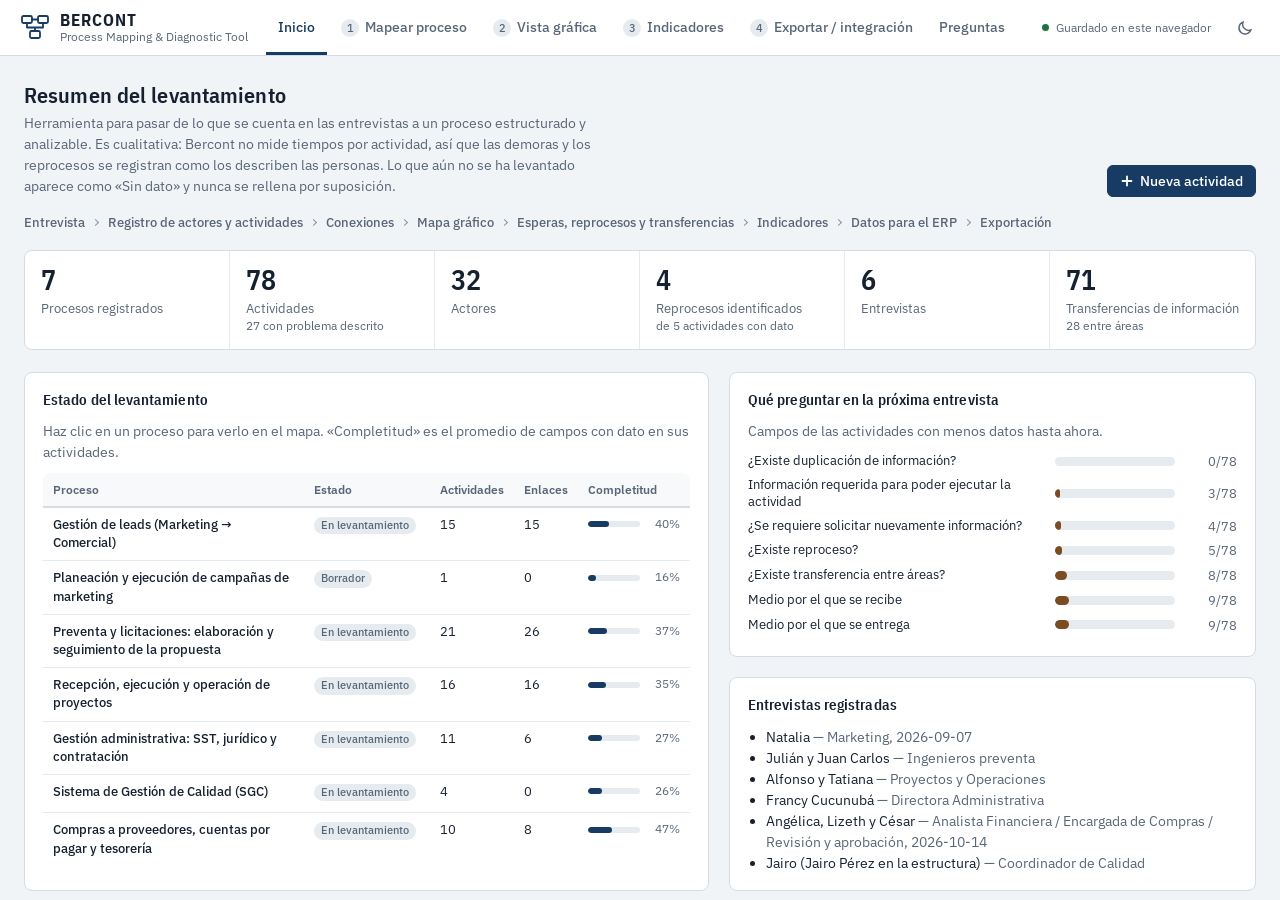
<file: index.html>
<!DOCTYPE html>
<html lang="es">
<head>
<meta charset="utf-8">
<meta name="viewport" content="width=device-width, initial-scale=1, viewport-fit=cover">
<title>Inicio — BERCONT</title>
<link rel="preconnect" href="https://fonts.googleapis.com">
<link rel="preconnect" href="https://fonts.gstatic.com" crossorigin>
<link rel="stylesheet" href="https://fonts.googleapis.com/css2?family=IBM+Plex+Sans:wght@400;500;600&family=IBM+Plex+Sans+Condensed:wght@500;600&display=swap">

<!-- Estilos (el orden importa: responsive.css va al final) -->
<link rel="stylesheet" href="css/tema.css">
<link rel="stylesheet" href="css/base.css">
<link rel="stylesheet" href="css/componentes.css">
<link rel="stylesheet" href="css/inicio.css">
<link rel="stylesheet" href="css/formularios.css">
<link rel="stylesheet" href="css/indicadores.css">
<link rel="stylesheet" href="css/grafica.css">
<link rel="stylesheet" href="css/exportar.css">
<link rel="stylesheet" href="css/responsive.css">
</head>
<body data-page="inicio">
<div id="app">
  <header class="top">
    <div class="brand">
      <svg width="30" height="30" viewBox="0 0 30 30" fill="none" stroke="currentColor" stroke-width="1.8" aria-hidden="true"><rect x="2" y="4" width="10" height="7" rx="1.5"/><rect x="18" y="4" width="10" height="7" rx="1.5"/><rect x="10" y="19" width="10" height="7" rx="1.5"/><path d="M12 7.5h6M23 11v4.5H15V19M7 11v4.5h8" stroke-linecap="round" stroke-linejoin="round"/></svg>
      <div><b>BERCONT</b><small>Process Mapping &amp; Diagnostic Tool</small></div>
    </div>
    <nav class="tabs" id="tabs" aria-label="Módulos"></nav>
    <div class="grow"></div>
    <span id="savestate" class="savestate"></span>
    <button class="btn ghost sm" id="themeBtn" type="button" title="Cambiar tema">Tema</button>
  </header>
  <main id="main" tabindex="-1"></main>
</div>
<div id="toast" role="status" aria-live="polite"></div>

<!-- Núcleo común a todas las páginas -->
<script src="js/utilidades.js"></script>
<script src="js/esquema.js"></script>
<script src="js/db.js"></script>
<script src="js/semilla.js"></script>
<script src="js/ui-estado.js"></script>
<script src="js/dialogos.js"></script>
<script src="js/listas.js"></script>
<script src="js/archivos.js"></script>
<script src="js/router.js"></script>
<script src="js/acciones.js"></script>

<!-- Propio de esta página -->
<!-- Inicio usa estadísticas de indicadores y el tipo de compuerta del modelo BPMN -->
<script src="js/indicadores-calculo.js"></script>
<script src="js/grafica/modelo.js"></script>
<script src="js/vistas/inicio.js"></script>

<!-- Arranque (siempre al final) -->
<script src="js/main.js"></script>
</body>
</html>
</file>
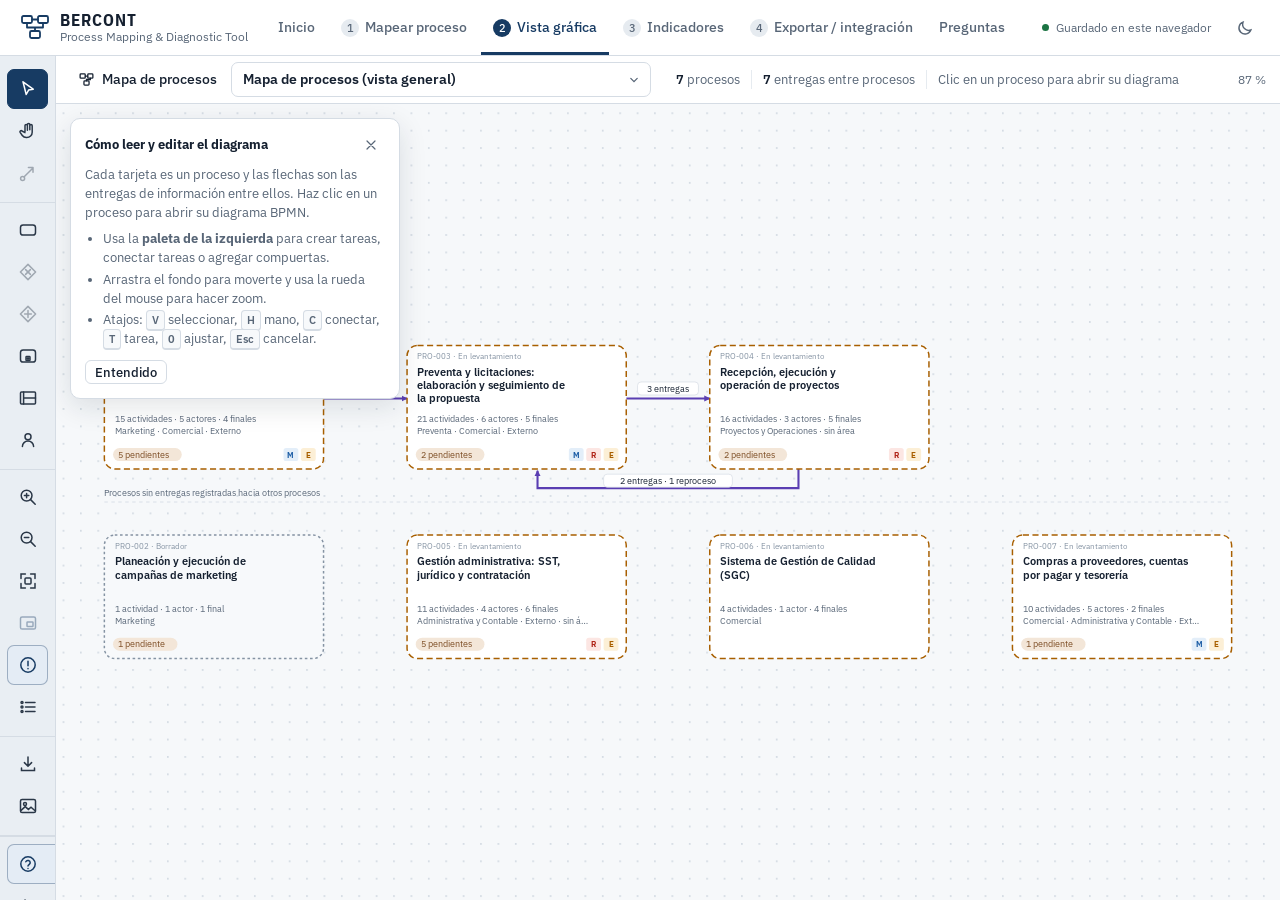
<file: grafica.html>
<!DOCTYPE html>
<html lang="es">
<head>
<meta charset="utf-8">
<meta name="viewport" content="width=device-width, initial-scale=1, viewport-fit=cover">
<title>Vista gráfica — BERCONT</title>
<link rel="preconnect" href="https://fonts.googleapis.com">
<link rel="preconnect" href="https://fonts.gstatic.com" crossorigin>
<link rel="stylesheet" href="https://fonts.googleapis.com/css2?family=IBM+Plex+Sans:wght@400;500;600&family=IBM+Plex+Sans+Condensed:wght@500;600&display=swap">

<!-- Estilos (el orden importa: responsive.css va al final) -->
<link rel="stylesheet" href="css/tema.css">
<link rel="stylesheet" href="css/base.css">
<link rel="stylesheet" href="css/componentes.css">
<link rel="stylesheet" href="css/inicio.css">
<link rel="stylesheet" href="css/formularios.css">
<link rel="stylesheet" href="css/indicadores.css">
<link rel="stylesheet" href="css/grafica.css">
<link rel="stylesheet" href="css/exportar.css">
<link rel="stylesheet" href="css/responsive.css">
</head>
<body data-page="grafica">
<div id="app">
  <header class="top">
    <div class="brand">
      <svg width="30" height="30" viewBox="0 0 30 30" fill="none" stroke="currentColor" stroke-width="1.8" aria-hidden="true"><rect x="2" y="4" width="10" height="7" rx="1.5"/><rect x="18" y="4" width="10" height="7" rx="1.5"/><rect x="10" y="19" width="10" height="7" rx="1.5"/><path d="M12 7.5h6M23 11v4.5H15V19M7 11v4.5h8" stroke-linecap="round" stroke-linejoin="round"/></svg>
      <div><b>BERCONT</b><small>Process Mapping &amp; Diagnostic Tool</small></div>
    </div>
    <nav class="tabs" id="tabs" aria-label="Módulos"></nav>
    <div class="grow"></div>
    <span id="savestate" class="savestate"></span>
    <button class="btn ghost sm" id="themeBtn" type="button" title="Cambiar tema">Tema</button>
  </header>
  <main id="main" tabindex="-1"></main>
</div>
<div id="toast" role="status" aria-live="polite"></div>

<!-- Núcleo común a todas las páginas -->
<script src="js/utilidades.js"></script>
<script src="js/esquema.js"></script>
<script src="js/db.js"></script>
<script src="js/semilla.js"></script>
<script src="js/ui-estado.js"></script>
<script src="js/dialogos.js"></script>
<script src="js/listas.js"></script>
<script src="js/archivos.js"></script>
<script src="js/router.js"></script>
<script src="js/acciones.js"></script>

<!-- Propio de esta página -->
<!-- Diagrama BPMN -->
<script src="js/indicadores-calculo.js"></script>
<script src="js/grafica/modelo.js"></script>
<script src="js/grafica/dibujo.js"></script>
<script src="js/grafica/interaccion.js"></script>
<script src="js/grafica/mapa-procesos.js"></script>
<script src="js/grafica/minimapa.js"></script>
<script src="js/grafica/paleta.js"></script>
<script src="js/grafica/exportar-imagen.js"></script>
<script src="js/vistas/grafica.js"></script>

<!-- Arranque (siempre al final) -->
<script src="js/main.js"></script>
</body>
</html>
</file>
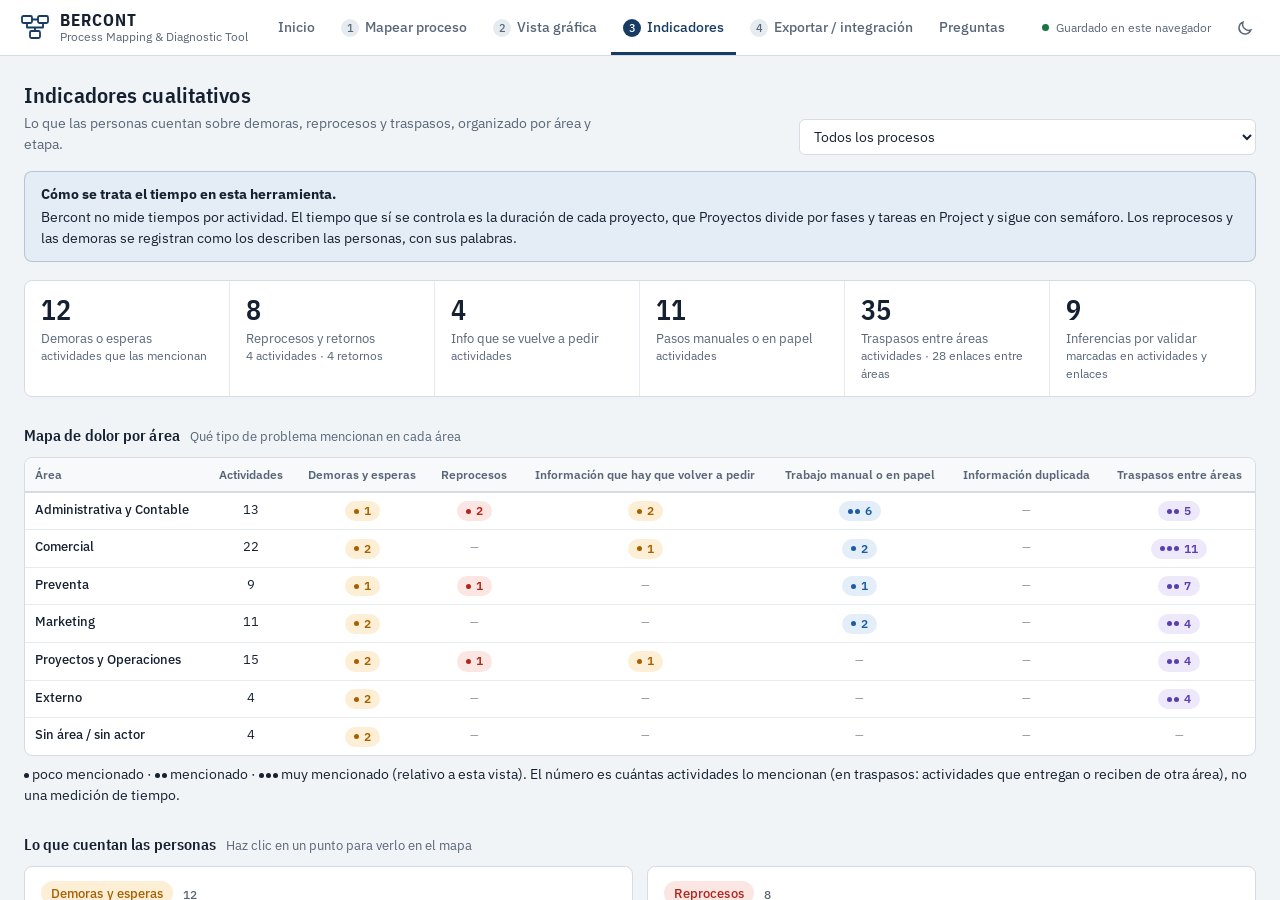
<file: indicadores.html>
<!DOCTYPE html>
<html lang="es">
<head>
<meta charset="utf-8">
<meta name="viewport" content="width=device-width, initial-scale=1, viewport-fit=cover">
<title>Indicadores — BERCONT</title>
<link rel="preconnect" href="https://fonts.googleapis.com">
<link rel="preconnect" href="https://fonts.gstatic.com" crossorigin>
<link rel="stylesheet" href="https://fonts.googleapis.com/css2?family=IBM+Plex+Sans:wght@400;500;600&family=IBM+Plex+Sans+Condensed:wght@500;600&display=swap">

<!-- Estilos (el orden importa: responsive.css va al final) -->
<link rel="stylesheet" href="css/tema.css">
<link rel="stylesheet" href="css/base.css">
<link rel="stylesheet" href="css/componentes.css">
<link rel="stylesheet" href="css/inicio.css">
<link rel="stylesheet" href="css/formularios.css">
<link rel="stylesheet" href="css/indicadores.css">
<link rel="stylesheet" href="css/grafica.css">
<link rel="stylesheet" href="css/exportar.css">
<link rel="stylesheet" href="css/responsive.css">
</head>
<body data-page="indicadores">
<div id="app">
  <header class="top">
    <div class="brand">
      <svg width="30" height="30" viewBox="0 0 30 30" fill="none" stroke="currentColor" stroke-width="1.8" aria-hidden="true"><rect x="2" y="4" width="10" height="7" rx="1.5"/><rect x="18" y="4" width="10" height="7" rx="1.5"/><rect x="10" y="19" width="10" height="7" rx="1.5"/><path d="M12 7.5h6M23 11v4.5H15V19M7 11v4.5h8" stroke-linecap="round" stroke-linejoin="round"/></svg>
      <div><b>BERCONT</b><small>Process Mapping &amp; Diagnostic Tool</small></div>
    </div>
    <nav class="tabs" id="tabs" aria-label="Módulos"></nav>
    <div class="grow"></div>
    <span id="savestate" class="savestate"></span>
    <button class="btn ghost sm" id="themeBtn" type="button" title="Cambiar tema">Tema</button>
  </header>
  <main id="main" tabindex="-1"></main>
</div>
<div id="toast" role="status" aria-live="polite"></div>

<!-- Núcleo común a todas las páginas -->
<script src="js/utilidades.js"></script>
<script src="js/esquema.js"></script>
<script src="js/db.js"></script>
<script src="js/semilla.js"></script>
<script src="js/ui-estado.js"></script>
<script src="js/dialogos.js"></script>
<script src="js/listas.js"></script>
<script src="js/archivos.js"></script>
<script src="js/router.js"></script>
<script src="js/acciones.js"></script>

<!-- Propio de esta página -->
<script src="js/indicadores-calculo.js"></script>
<script src="js/vistas/indicadores.js"></script>

<!-- Arranque (siempre al final) -->
<script src="js/main.js"></script>
</body>
</html>
</file>
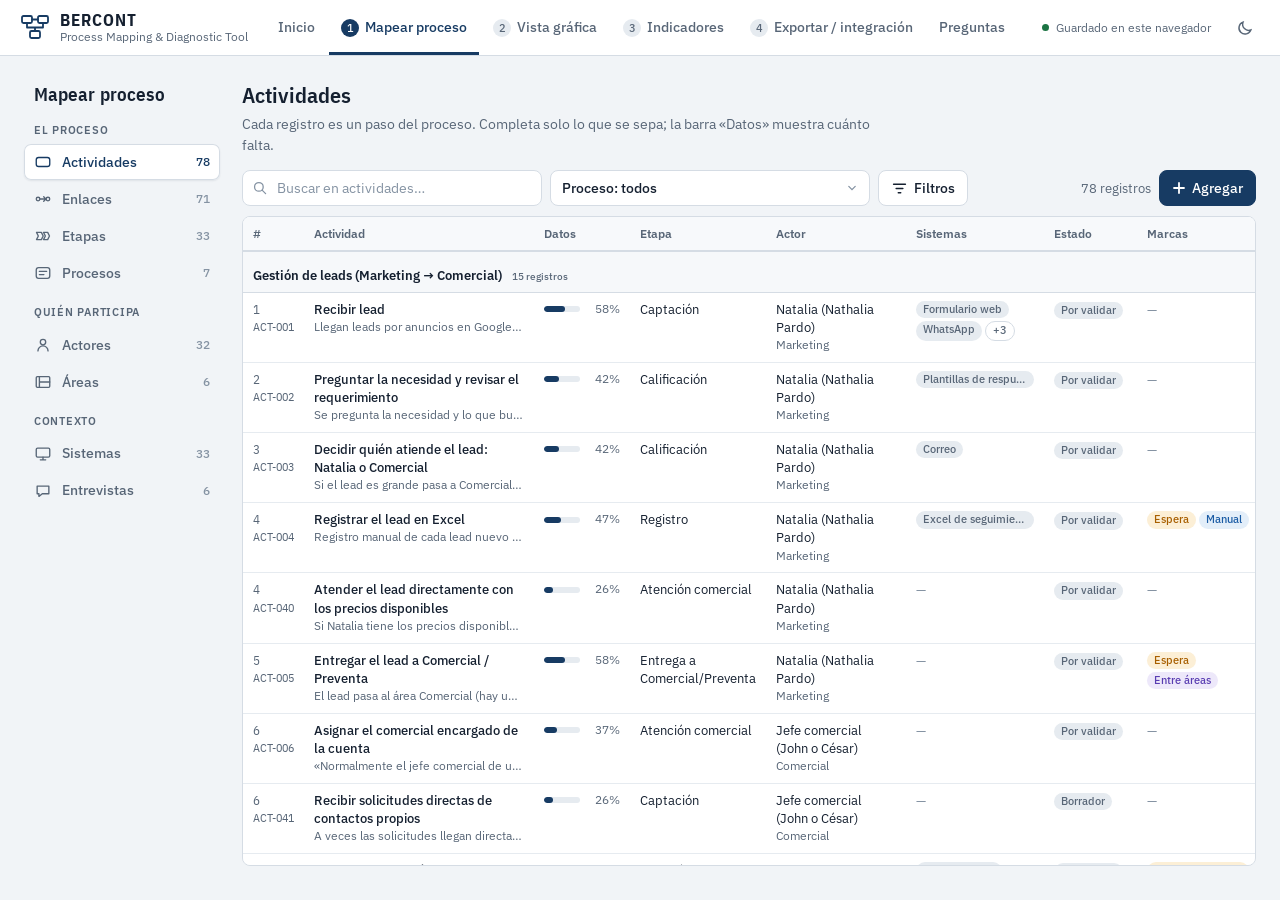
<file: mapear.html>
<!DOCTYPE html>
<html lang="es">
<head>
<meta charset="utf-8">
<meta name="viewport" content="width=device-width, initial-scale=1, viewport-fit=cover">
<title>Mapear proceso — BERCONT</title>
<link rel="preconnect" href="https://fonts.googleapis.com">
<link rel="preconnect" href="https://fonts.gstatic.com" crossorigin>
<link rel="stylesheet" href="https://fonts.googleapis.com/css2?family=IBM+Plex+Sans:wght@400;500;600&family=IBM+Plex+Sans+Condensed:wght@500;600&display=swap">

<!-- Estilos (el orden importa: responsive.css va al final) -->
<link rel="stylesheet" href="css/tema.css">
<link rel="stylesheet" href="css/base.css">
<link rel="stylesheet" href="css/componentes.css">
<link rel="stylesheet" href="css/inicio.css">
<link rel="stylesheet" href="css/formularios.css">
<link rel="stylesheet" href="css/indicadores.css">
<link rel="stylesheet" href="css/grafica.css">
<link rel="stylesheet" href="css/exportar.css">
<link rel="stylesheet" href="css/responsive.css">
</head>
<body data-page="mapear">
<div id="app">
  <header class="top">
    <div class="brand">
      <svg width="30" height="30" viewBox="0 0 30 30" fill="none" stroke="currentColor" stroke-width="1.8" aria-hidden="true"><rect x="2" y="4" width="10" height="7" rx="1.5"/><rect x="18" y="4" width="10" height="7" rx="1.5"/><rect x="10" y="19" width="10" height="7" rx="1.5"/><path d="M12 7.5h6M23 11v4.5H15V19M7 11v4.5h8" stroke-linecap="round" stroke-linejoin="round"/></svg>
      <div><b>BERCONT</b><small>Process Mapping &amp; Diagnostic Tool</small></div>
    </div>
    <nav class="tabs" id="tabs" aria-label="Módulos"></nav>
    <div class="grow"></div>
    <span id="savestate" class="savestate"></span>
    <button class="btn ghost sm" id="themeBtn" type="button" title="Cambiar tema">Tema</button>
  </header>
  <main id="main" tabindex="-1"></main>
</div>
<div id="toast" role="status" aria-live="polite"></div>

<!-- Núcleo común a todas las páginas -->
<script src="js/utilidades.js"></script>
<script src="js/esquema.js"></script>
<script src="js/db.js"></script>
<script src="js/semilla.js"></script>
<script src="js/ui-estado.js"></script>
<script src="js/dialogos.js"></script>
<script src="js/listas.js"></script>
<script src="js/archivos.js"></script>
<script src="js/router.js"></script>
<script src="js/acciones.js"></script>

<!-- Propio de esta página -->
<script src="js/vistas/mapear.js"></script>

<!-- Arranque (siempre al final) -->
<script src="js/main.js"></script>
</body>
</html>
</file>
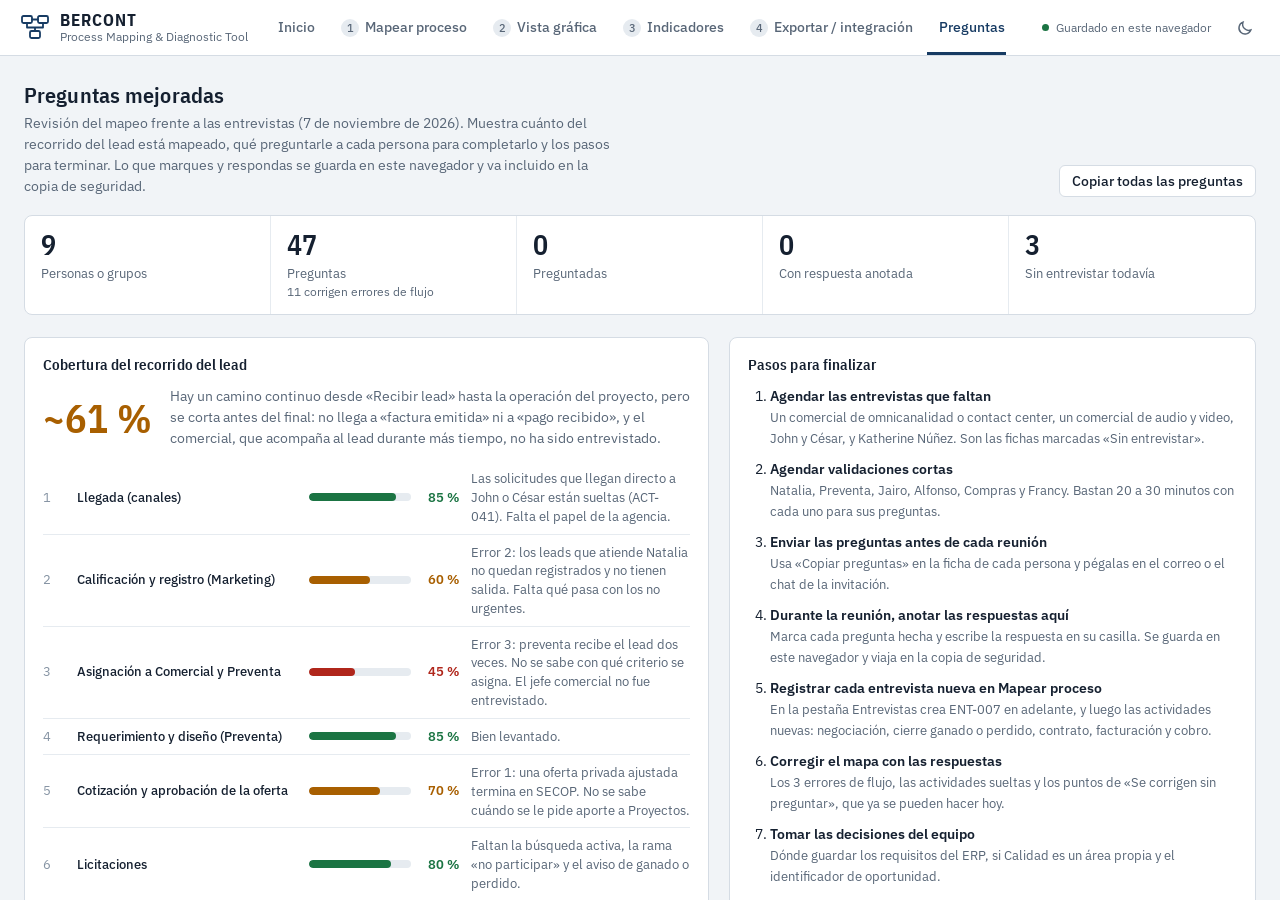
<file: preguntas.html>
<!DOCTYPE html>
<html lang="es">
<head>
<meta charset="utf-8">
<meta name="viewport" content="width=device-width, initial-scale=1, viewport-fit=cover">
<title>Preguntas mejoradas — BERCONT</title>
<link rel="preconnect" href="https://fonts.googleapis.com">
<link rel="preconnect" href="https://fonts.gstatic.com" crossorigin>
<link rel="stylesheet" href="https://fonts.googleapis.com/css2?family=IBM+Plex+Sans:wght@400;500;600&family=IBM+Plex+Sans+Condensed:wght@500;600&display=swap">

<!-- Estilos (el orden importa: responsive.css va al final) -->
<link rel="stylesheet" href="css/tema.css">
<link rel="stylesheet" href="css/base.css">
<link rel="stylesheet" href="css/componentes.css">
<link rel="stylesheet" href="css/inicio.css">
<link rel="stylesheet" href="css/formularios.css">
<link rel="stylesheet" href="css/indicadores.css">
<link rel="stylesheet" href="css/grafica.css">
<link rel="stylesheet" href="css/exportar.css">
<link rel="stylesheet" href="css/responsive.css">
<link rel="stylesheet" href="css/preguntas.css">
</head>
<body data-page="preguntas">
<div id="app">
  <header class="top">
    <div class="brand">
      <svg width="30" height="30" viewBox="0 0 30 30" fill="none" stroke="currentColor" stroke-width="1.8" aria-hidden="true"><rect x="2" y="4" width="10" height="7" rx="1.5"/><rect x="18" y="4" width="10" height="7" rx="1.5"/><rect x="10" y="19" width="10" height="7" rx="1.5"/><path d="M12 7.5h6M23 11v4.5H15V19M7 11v4.5h8" stroke-linecap="round" stroke-linejoin="round"/></svg>
      <div><b>BERCONT</b><small>Process Mapping &amp; Diagnostic Tool</small></div>
    </div>
    <nav class="tabs" id="tabs" aria-label="Módulos"></nav>
    <div class="grow"></div>
    <span id="savestate" class="savestate"></span>
    <button class="btn ghost sm" id="themeBtn" type="button" title="Cambiar tema">Tema</button>
  </header>
  <main id="main" tabindex="-1"></main>
</div>
<div id="toast" role="status" aria-live="polite"></div>

<!-- Núcleo común a todas las páginas -->
<script src="js/utilidades.js"></script>
<script src="js/esquema.js"></script>
<script src="js/db.js"></script>
<script src="js/semilla.js"></script>
<script src="js/ui-estado.js"></script>
<script src="js/dialogos.js"></script>
<script src="js/listas.js"></script>
<script src="js/archivos.js"></script>
<script src="js/router.js"></script>
<script src="js/acciones.js"></script>

<!-- Propio de esta página -->
<script src="js/preguntas-datos.js"></script>
<script src="js/vistas/preguntas.js"></script>

<!-- Arranque (siempre al final) -->
<script src="js/main.js"></script>
</body>
</html>
</file>
<file: css/tema.css>
/* Tema: variables de color (claro / oscuro) */
:root{
  --bg:#F1F4F7; --surface:#FFFFFF; --surface2:#F7F9FB; --ink:#152030; --muted:#586677; --dim:#8593A3;
  --line:#D5DCE4; --line2:#E6EBF0; --brand:#173B63; --brand-ink:#FFFFFF; --brand-soft:#E4ECF5; --focus:#2F6FE0;
  --wait:#A85F00; --wait-bg:#FCEFD6; --rework:#B0261B; --rework-bg:#FCE6E3; --xfer:#5A3EB2; --xfer-bg:#EDE8FA;
  --manual:#1B5CA5; --manual-bg:#E3EEF9; --ok:#1B7443; --ok-bg:#E1F3E8; --edge:#7C8998;
  box-sizing:border-box; padding-top:env(safe-area-inset-top,0px); padding-bottom:env(safe-area-inset-bottom,0px);
  color-scheme:light; accent-color:var(--brand);
}
@media (prefers-color-scheme: dark){
  :root:not([data-theme="light"]){
    --bg:#0F151C; --surface:#16202A; --surface2:#1B2733; --ink:#E5EAF0; --muted:#9AA7B5; --dim:#6F7E8E;
    --line:#2B3947; --line2:#223040; --brand:#6BA6E6; --brand-ink:#08121C; --brand-soft:#1B2E44; --focus:#6EA0FF;
    --wait:#F0B455; --wait-bg:#3A2D13; --rework:#FF8B7E; --rework-bg:#3B1E1B; --xfer:#B9A2FF; --xfer-bg:#2A2349;
    --manual:#82B9F2; --manual-bg:#173250; --ok:#72D19C; --ok-bg:#163629; --edge:#7E8D9D;
    color-scheme:dark;
  }
}
:root[data-theme="dark"]{
  --bg:#0F151C; --surface:#16202A; --surface2:#1B2733; --ink:#E5EAF0; --muted:#9AA7B5; --dim:#6F7E8E;
  --line:#2B3947; --line2:#223040; --brand:#6BA6E6; --brand-ink:#08121C; --brand-soft:#1B2E44; --focus:#6EA0FF;
  --wait:#F0B455; --wait-bg:#3A2D13; --rework:#FF8B7E; --rework-bg:#3B1E1B; --xfer:#B9A2FF; --xfer-bg:#2A2349;
  --manual:#82B9F2; --manual-bg:#173250; --ok:#72D19C; --ok-bg:#163629; --edge:#7E8D9D;
  color-scheme:dark;
}
/* Graph: tokens café para "falta levantar" (nuevo) */
:root{--gap:#7B4B22;--gap-bg:#F3E6D8}
@media (prefers-color-scheme: dark){:root:not([data-theme="light"]){--gap:#D9A877;--gap-bg:#3A2A1C}}
:root[data-theme="dark"]{--gap:#D9A877;--gap-bg:#3A2A1C}
/* Modelador BPMN: trazo de tareas, lienzo con cuadrícula y paleta */
:root{--task:#3B4A5C;--canvas:#F6F8FA;--grid:#C9D2DC;--chrome:#E9EEF3;--chrome-ink:#2A3747;--sel-bg:#D6E4FA}
@media (prefers-color-scheme: dark){:root:not([data-theme="light"]){--task:#AEBACA;--canvas:#121A23;--grid:#2A3846;--chrome:#121B24;--chrome-ink:#C9D3DE;--sel-bg:#1E3556}}
:root[data-theme="dark"]{--task:#AEBACA;--canvas:#121A23;--grid:#2A3846;--chrome:#121B24;--chrome-ink:#C9D3DE;--sel-bg:#1E3556}
</file>
<file: css/base.css>
/* Base: tipografÃ­a, layout general, toast */
*,*::before,*::after{box-sizing:inherit}
html{height:100%;scroll-padding-top:env(safe-area-inset-top,0px)}
body{margin:0;height:100%;background:var(--bg);color:var(--ink);font:14px/1.5 'IBM Plex Sans',system-ui,-apple-system,'Segoe UI',Roboto,sans-serif;-webkit-font-smoothing:antialiased}
button,input,select,textarea{font:inherit;color:inherit}
:focus-visible{outline:2px solid var(--focus);outline-offset:2px}
h1,h2,h3,h4{font-family:'IBM Plex Sans Condensed','IBM Plex Sans',system-ui,sans-serif;font-weight:600;margin:0;letter-spacing:.005em}
.dim{color:var(--dim)} .muted{color:var(--muted)} .grow{flex:1}
[hidden]{display:none!important}

#app{display:flex;flex-direction:column;height:100%}
header.top{flex:none;display:flex;align-items:center;gap:18px;padding:0 20px;min-height:56px;background:var(--surface);border-bottom:1px solid var(--line)}
.brand{display:flex;align-items:center;gap:10px;white-space:nowrap}
.brand svg{flex:none;color:var(--brand)}
.brand b{font-family:'IBM Plex Sans Condensed',sans-serif;font-size:17px;letter-spacing:.06em;display:block;line-height:1.1}
.brand small{display:block;color:var(--muted);font-size:11.5px;line-height:1.2}
nav.tabs{display:flex;gap:2px;overflow-x:auto;scrollbar-width:none}
nav.tabs::-webkit-scrollbar{display:none}
nav.tabs button{background:none;border:0;border-bottom:3px solid transparent;padding:17px 12px 14px;color:var(--muted);cursor:pointer;white-space:nowrap;font-weight:500}
nav.tabs button:hover{color:var(--ink)}
nav.tabs button[aria-current="page"]{color:var(--brand);border-bottom-color:var(--brand)}
nav.tabs .n{display:inline-block;min-width:18px;height:18px;line-height:18px;text-align:center;border-radius:9px;background:var(--line2);color:var(--muted);font-size:11px;margin-right:6px}
nav.tabs button[aria-current="page"] .n{background:var(--brand);color:var(--brand-ink)}
.savestate{font-size:12px;color:var(--muted);white-space:nowrap}
main{flex:1;overflow:auto;padding:22px 24px 40px}
.page{max-width:1280px;margin:0 auto}
.page-graph{max-width:none;height:100%;display:flex;flex-direction:column;min-height:520px}
body[data-page="grafica"] main{padding:0;overflow:hidden;display:flex}
/* Superficies del navegador: selección, scrollbars, números */
::selection{background:var(--sel-bg);color:var(--ink)}
*{scrollbar-width:thin;scrollbar-color:var(--line) transparent}
::-webkit-scrollbar{width:10px;height:10px}
::-webkit-scrollbar-thumb{background:var(--line);border-radius:10px;border:2px solid var(--bg)}
::-webkit-scrollbar-thumb:hover{background:var(--dim)}
::-webkit-scrollbar-track{background:transparent}
.tbl td,.meter span,.count,nav.tabs .n{font-variant-numeric:tabular-nums}
.sr{position:absolute!important;width:1px;height:1px;overflow:hidden;clip:rect(0 0 0 0);white-space:nowrap}
kbd{font:600 10.5px/1 'IBM Plex Sans',system-ui,sans-serif;padding:2px 5px;border:1px solid var(--line);border-bottom-width:2px;border-radius:4px;background:var(--surface2);color:var(--muted)}
#themeBtn{width:34px;height:34px;padding:0;justify-content:center;color:var(--muted)}
#themeBtn:hover{color:var(--ink)}
#themeBtn svg{width:18px;height:18px}
.savestate::before{content:'';display:inline-block;width:7px;height:7px;border-radius:50%;background:var(--ok);margin-right:7px;vertical-align:1px}
.savestate.off::before{background:var(--wait)}
.fxnote{flex:none;display:flex;align-items:center;gap:12px;flex-wrap:wrap;padding:8px 20px;background:var(--wait-bg);color:var(--wait);font-size:13px;border-bottom:1px solid var(--line)}
.fxnote b{color:inherit}
.fxnote .btn{margin-left:auto;color:inherit}
#toast{position:fixed;left:50%;bottom:calc(20px + env(safe-area-inset-bottom,0px));transform:translateX(-50%) translateY(20px);background:var(--ink);color:var(--bg);padding:9px 16px;border-radius:8px;opacity:0;pointer-events:none;transition:.2s;z-index:99;max-width:90vw;font-size:13px}
#toast.on{opacity:1;transform:translateX(-50%) translateY(0)}
</file>
<file: css/componentes.css>
/* Componentes: botones, pills, toolbar, tablas, chips, medidores */
.btn{display:inline-flex;align-items:center;gap:6px;border:1px solid var(--line);background:var(--surface);border-radius:6px;padding:6px 12px;cursor:pointer;font-weight:500;line-height:1.3}
.btn:hover{background:var(--surface2);border-color:var(--dim)}
.btn.primary{background:var(--brand);border-color:var(--brand);color:var(--brand-ink)}
.btn.primary:hover{filter:brightness(1.1)}
.btn.danger{color:var(--rework)}
.btn.danger.solid{background:var(--rework);border-color:var(--rework);color:var(--bg)}
.btn.danger.solid:hover{filter:brightness(1.08)}
.btn.sm{padding:3px 9px;font-size:12.5px}
.btn.ghost{border-color:transparent;background:none}
.btn[disabled]{opacity:.5;cursor:not-allowed}
.mini{font-size:12px;padding:2px 8px;border:1px dashed var(--dim);border-radius:5px;background:none;cursor:pointer;color:var(--muted)}
.mini:hover{color:var(--ink);border-color:var(--ink)}

.ptitle{display:flex;align-items:flex-end;justify-content:space-between;gap:16px;flex-wrap:wrap;margin-bottom:16px}
.ptitle h1,.ptitle h2{font-size:22px}
.ptitle p{margin:2px 0 0;color:var(--muted);max-width:74ch}
.pills{display:flex;gap:6px;flex-wrap:wrap;margin-bottom:14px}
.pill{border:1px solid var(--line);background:var(--surface);border-radius:999px;padding:4px 13px;cursor:pointer;color:var(--muted);font-weight:500}
.pill:hover{color:var(--ink)}
.pill[aria-pressed="true"]{background:var(--brand);border-color:var(--brand);color:var(--brand-ink)}
.pill .c{opacity:.7;margin-left:5px;font-size:12px}

/* ---- Barra de lista: búsqueda, filtro principal, «Filtros», contador y Agregar ---- */
.lbar{display:flex;gap:8px;flex-wrap:wrap;align-items:center;margin-bottom:10px}
.count{color:var(--muted);font-size:12.5px;font-variant-numeric:tabular-nums;white-space:nowrap}
.count b{color:var(--ink);font-weight:600}
.fsearch{position:relative;display:flex;align-items:center;flex:0 1 300px;min-width:180px}
.fsearch svg{position:absolute;left:10px;width:16px;height:16px;color:var(--dim);pointer-events:none}
.fsearch input{width:100%;height:36px;border:1px solid var(--line);background:var(--surface);border-radius:8px;padding:0 10px 0 34px;outline:0;transition:border-color .15s,box-shadow .15s}
.fsearch input::placeholder{color:var(--dim)}
.fsearch input:hover{border-color:var(--dim)}
.fsearch input:focus-visible{border-color:var(--focus);box-shadow:0 0 0 3px color-mix(in srgb,var(--focus) 22%,transparent)}
.fsearch.on input{border-color:var(--brand)}
/* Listas desplegables con aspecto propio (flecha dibujada, estados) */
.fsel{appearance:none;-webkit-appearance:none;height:36px;border:1px solid var(--line);border-radius:8px;padding:0 32px 0 11px;background:var(--surface) url("data:image/svg+xml,%3Csvg xmlns='http://www.w3.org/2000/svg' viewBox='0 0 20 20' fill='none' stroke='%238593A3' stroke-width='1.6' stroke-linecap='round'%3E%3Cpath d='M6 8l4 4 4-4'/%3E%3C/svg%3E") no-repeat right 9px center/16px;color:var(--ink);cursor:pointer;min-width:0;text-overflow:ellipsis;transition:border-color .15s,background-color .15s}
.fsel:hover{border-color:var(--dim)}
.fsel:focus-visible{outline:0;border-color:var(--focus);box-shadow:0 0 0 3px color-mix(in srgb,var(--focus) 22%,transparent)}
.fsel.on{border-color:var(--brand);background-color:var(--brand-soft);color:var(--brand);font-weight:500}
.fprim{max-width:320px;font-weight:500}
.ftog{height:36px;border-radius:8px}
.ftog svg{width:17px;height:17px}
.ftog[aria-expanded="true"]{background:var(--surface2);border-color:var(--dim)}
.ftog.on{border-color:var(--brand);color:var(--brand)}
.fbadge{display:inline-grid;place-items:center;min-width:19px;height:19px;padding:0 5px;border-radius:10px;background:var(--brand);color:var(--brand-ink);font-size:11px;font-weight:600;font-variant-numeric:tabular-nums}
.lbar .btn.primary{height:36px;border-radius:8px}
/* Panel de filtros agrupados */
.fpanel{display:flex;flex-wrap:wrap;gap:14px 28px;padding:14px 16px 16px;margin-bottom:10px;background:var(--surface);border:1px solid var(--line);border-radius:10px;box-shadow:0 6px 20px rgba(16,30,48,.06)}
.fgrp{border:0;margin:0;padding:0;min-width:0;display:flex;flex-wrap:wrap;gap:10px}
.fgrp legend{float:left;width:100%;padding:0;margin-bottom:6px;font-size:11px;font-weight:600;letter-spacing:.06em;text-transform:uppercase;color:var(--muted)}
.ff{display:flex;flex-direction:column;gap:4px;font-size:12px;color:var(--muted)}
.ff .fsel{width:200px}
/* Filtros activos como etiquetas */
.fchips{display:flex;flex-wrap:wrap;align-items:center;gap:6px;margin-bottom:10px}
.fchips:empty{display:none}
.fchip{display:inline-flex;align-items:center;gap:5px;height:28px;padding:0 6px 0 11px;border:1px solid color-mix(in srgb,var(--brand) 30%,transparent);border-radius:999px;background:var(--brand-soft);color:var(--brand);font-size:12.5px;cursor:pointer;max-width:100%}
.fchip span{opacity:.8}
.fchip b{font-weight:600;overflow:hidden;text-overflow:ellipsis;white-space:nowrap}
.fchip svg{width:15px;height:15px;flex:none;padding:1px;border-radius:50%}
.fchip:hover{border-color:var(--brand)}
.fchip:hover svg{background:color-mix(in srgb,var(--brand) 16%,transparent)}

/* ---- Mapear proceso: navegación lateral ---- */
.page.mapear{max-width:1440px}
.mlayout{display:grid;grid-template-columns:196px minmax(0,1fr);gap:22px;align-items:start}
.mnav{position:sticky;top:0;display:flex;flex-direction:column;gap:14px}
.mtitle{font-size:19px;padding:2px 10px 0}
.mng{display:flex;flex-direction:column;gap:1px}
.mngh{font-size:10.5px;font-weight:600;letter-spacing:.07em;text-transform:uppercase;color:var(--muted);padding:0 10px 5px}
.mni{display:flex;align-items:center;gap:10px;height:36px;padding:0 10px;border:0;border-radius:7px;background:none;color:var(--muted);font-weight:500;text-align:left;cursor:pointer;transition:background-color .15s,color .15s}
.mni svg{width:18px;height:18px;flex:none}
.mni .mnl{flex:1;white-space:nowrap;overflow:hidden;text-overflow:ellipsis}
.mni .mnc{font-size:12px;font-variant-numeric:tabular-nums;color:var(--dim)}
.mni:hover{background:var(--surface);color:var(--ink)}
.mni[aria-current="page"]{background:var(--surface);color:var(--brand);box-shadow:0 1px 2px rgba(16,30,48,.08),inset 0 0 0 1px var(--line)}
.mni[aria-current="page"] .mnc{color:var(--brand)}
.mhead{margin-bottom:14px}
.mhead h2{font-size:22px}
.mhead p{margin:3px 0 0;color:var(--muted);max-width:80ch}
/* Tabla de actividades más compacta */
.cact{min-width:210px}
/* la descripción ocupa una línea y no ensancha la columna */
.tbl .sub.l1{display:block;width:0;min-width:100%;max-width:none;white-space:nowrap;overflow:hidden;text-overflow:ellipsis}
.cactor{min-width:120px;max-width:160px}
#results .meter{min-width:76px}
.cmarks{max-width:140px}
.csys{display:flex;flex-wrap:wrap;gap:3px;max-width:230px}
.csys .chip{margin:0}
.tbl td .chip{font-size:11px;padding:1px 7px}
.chip.more{background:none;border:1px solid var(--line);color:var(--muted);cursor:default}
.csys .chip:not(.more){max-width:118px;overflow:hidden;text-overflow:ellipsis;vertical-align:top}
.cetapa{min-width:110px;max-width:170px}
.cmarks{display:flex;flex-wrap:wrap;gap:3px;min-width:90px;max-width:170px}
.cmarks .chip{margin:0}
/* Encabezado de grupo (proceso) dentro de la tabla */
.tbl tr.grp th{position:static;background:var(--canvas,var(--bg));box-shadow:none;border-bottom:1px solid var(--line);padding:14px 10px 7px;font-size:12.5px;color:var(--ink);white-space:normal}
.tbl tr.grp th span{font-weight:600}
.tbl tr.grp th small{margin-left:10px;font-weight:500;color:var(--muted);font-variant-numeric:tabular-nums}
.tbl tbody tr.grp{cursor:default}
.tbl tbody tr.grp:hover th{background:var(--canvas,var(--bg))}
/* Acciones de fila con iconos */
.tbl .act{width:1%;padding-left:2px;padding-right:6px}
.tbl .act .btn.ico{width:30px;height:30px;padding:0;justify-content:center;color:var(--muted)}
.tbl .act .btn.ico svg{width:17px;height:17px}
.tbl .act .btn.ico:hover{color:var(--ink);background:var(--surface2)}
.tbl .act .btn.ico.danger:hover{color:var(--rework);background:var(--rework-bg)}

.tblwrap{overflow-x:auto;border:1px solid var(--line);border-radius:8px;background:var(--surface)}
table.tbl{border-collapse:collapse;width:100%;font-size:13px}
.tbl th{position:sticky;top:0;background:var(--surface2);text-align:left;font-weight:600;color:var(--muted);padding:8px 10px;border-bottom:1px solid var(--line);white-space:nowrap;font-size:12px}
.tbl th{z-index:1;box-shadow:inset 0 -1px 0 var(--line)}
@media (min-width:641px){#results>.tblwrap{max-height:calc(100dvh - 250px);min-height:300px;overflow:auto}}
.tbl td{padding:8px 10px;border-bottom:1px solid var(--line2);vertical-align:top;line-height:1.4}
.tbl td>.sub:only-child{display:-webkit-box;-webkit-line-clamp:3;-webkit-box-orient:vertical;overflow:hidden;min-width:28ch}
.tbl tr:last-child td{border-bottom:0}
.tbl tbody tr{cursor:pointer}
.tbl tbody tr:hover td{background:var(--brand-soft)}
.tbl .id{font-family:'IBM Plex Sans Condensed',sans-serif;color:var(--muted);white-space:nowrap}
.tbl .name{font-weight:500}
.tbl .sub{color:var(--muted);font-size:12px;max-width:46ch}
.tbl .act{white-space:nowrap;text-align:right}
/* Acciones de fila: discretas hasta que la fila tiene el puntero o el foco */
@media (hover:hover){
  .tbl td.act .btn{opacity:0;transition:opacity .15s}
  .tbl tr:hover td.act .btn,.tbl tr:focus-within td.act .btn{opacity:1}
}
.btn{transition:background-color .15s,border-color .15s,color .15s}
.btn:active{transform:translateY(.5px)}
.tbl tbody tr:focus-within td{background:var(--brand-soft)}
.empty{padding:34px 20px;text-align:center;color:var(--muted)}
.empty-act{margin-top:12px}
.empty b{display:block;color:var(--ink);font-size:15px;margin-bottom:4px}

.chip{display:inline-block;padding:1px 8px;border-radius:999px;font-size:11.5px;font-weight:500;background:var(--line2);color:var(--muted);margin:0 4px 3px 0;white-space:nowrap}
.chip.wait{background:var(--wait-bg);color:var(--wait)} .chip.rework{background:var(--rework-bg);color:var(--rework)}
.chip.xfer{background:var(--xfer-bg);color:var(--xfer)} .chip.manual{background:var(--manual-bg);color:var(--manual)}
.chip.ok{background:var(--ok-bg);color:var(--ok)}
.meter{display:flex;align-items:center;gap:6px;min-width:92px}
.meter i{flex:1;height:6px;border-radius:3px;background:var(--line2);overflow:hidden;display:block}
.meter i b{display:block;height:100%;background:var(--brand);border-radius:3px}
.meter span{font-size:12px;color:var(--muted);width:34px;text-align:right}
</file>
<file: css/inicio.css>
/* Home */
.strip{display:grid;grid-template-columns:repeat(6,1fr);border:1px solid var(--line);border-radius:8px;background:var(--surface);margin:18px 0 22px}
.strip>div{padding:14px 16px;border-right:1px solid var(--line2);min-width:0}
.strip>div:last-child{border-right:0}
.strip .v{font-family:'IBM Plex Sans Condensed',sans-serif;font-size:28px;font-weight:600;line-height:1.1;font-variant-numeric:tabular-nums}
.strip .v.small{font-size:15px;line-height:1.5;color:var(--muted);padding-top:6px}
.strip .l{color:var(--muted);font-size:12.5px;margin-top:3px}
.strip .s{color:var(--muted);font-size:11.5px}
.cols2{display:grid;grid-template-columns:1.3fr 1fr;gap:20px}
.cols2>*{min-width:0}
.panel{border:1px solid var(--line);border-radius:8px;background:var(--surface);padding:16px 18px}
.panel h3{font-size:15px;margin-bottom:10px}
.panel p.note{color:var(--muted);margin:0 0 10px}
.steps{display:flex;flex-wrap:wrap;gap:6px;margin:0;padding:0;list-style:none}
.steps li{display:flex;align-items:center;gap:6px;font-size:12.5px;color:var(--muted)}
.steps li:not(:last-child)::after{content:"";width:5px;height:5px;border-right:1.5px solid var(--dim);border-top:1.5px solid var(--dim);transform:rotate(45deg);margin:0 4px 0 2px;flex:none}
.steps li b{font-weight:500;color:var(--muted)}
.barrow{display:grid;grid-template-columns:minmax(0,1fr) minmax(60px,120px) 52px;gap:10px;align-items:center;margin:6px 0;font-size:13px}
.barrow .t{line-height:1.3}
.barrow i{display:block;height:9px;border-radius:5px;background:var(--line2);overflow:hidden}
.barrow i b{display:block;height:100%;background:var(--brand);border-radius:5px}
.barrow.gap i b{background:var(--gap)}
.barrow .n{text-align:right;color:var(--muted);font-size:12.5px;font-variant-numeric:tabular-nums}
</file>
<file: css/formularios.css>
/* Forms */
dialog{border:1px solid var(--line);border-radius:10px;padding:0;width:min(860px,96vw);max-height:92vh;background:var(--surface);color:var(--ink);box-shadow:0 20px 60px rgba(0,0,0,.35)}
dialog::backdrop{background:rgba(8,16,26,.5)}
dialog[open]{display:flex;flex-direction:column}
.dh{display:flex;align-items:center;justify-content:space-between;gap:10px;padding:14px 20px;border-bottom:1px solid var(--line)}
.dh h3{font-size:17px}
.dh .id{color:var(--muted);font-size:12.5px;margin-left:8px;font-weight:400}
.db{padding:16px 20px;overflow:auto;flex:1}
.df{display:flex;justify-content:flex-end;gap:8px;padding:12px 20px;border-top:1px solid var(--line);background:var(--surface2);border-radius:0 0 10px 10px}
.grid{display:grid;grid-template-columns:repeat(2,minmax(0,1fr));gap:12px 16px}
.fld{display:flex;flex-direction:column;gap:4px;min-width:0}
.fld.full,.fgroup{grid-column:1/-1}
.fld label{font-size:12.5px;font-weight:500;color:var(--muted)}
.fld input,.fld select,.fld textarea{border:1px solid var(--line);background:var(--surface);border-radius:6px;padding:7px 9px;width:100%;min-width:0}
.fld input:hover,.fld select:hover,.fld textarea:hover{border-color:var(--dim)}
.fld input:focus-visible,.fld select:focus-visible,.fld textarea:focus-visible{outline:0;border-color:var(--focus);box-shadow:0 0 0 3px color-mix(in srgb,var(--focus) 25%,transparent)}
.fld [aria-invalid="true"]{border-color:var(--rework)}
.fld textarea{resize:vertical}
.fld small{color:var(--dim);font-size:11.5px}
.fld .refrow{display:flex;gap:6px}
.fld .refrow select{flex:1}
.fld .refrow .refadd{flex:none;align-self:stretch;color:var(--muted)}
.fld .refrow .refadd:hover{color:var(--ink)}
.fld .checks+div .refadd{margin-top:6px}
.dclose{width:34px;height:34px;padding:0;justify-content:center;color:var(--muted)}
.dclose:hover{color:var(--ink)}
.fgroup{font-size:14.5px;font-weight:600;margin-top:20px;padding-bottom:6px;border-bottom:1px solid var(--line);color:var(--brand)}
.fgroup:first-child{margin-top:0}
.checks{display:grid;grid-template-columns:repeat(auto-fill,minmax(190px,1fr));gap:4px 16px;border:1px solid var(--line);border-radius:6px;padding:8px 10px}
.checks label{display:flex;align-items:flex-start;gap:8px;font-size:13px;line-height:1.35;font-weight:400;color:var(--ink);padding:3px 4px;border-radius:4px;cursor:pointer}
.checks label:hover{background:var(--surface2)}
.checks .dim{grid-column:1/-1}
.fld .checks input[type=checkbox]{width:auto;min-width:0;flex:none;margin:2px 0 0;padding:0;border:0}
.err{color:var(--rework);font-size:12.5px;margin-right:auto;align-self:center}
</file>
<file: css/indicadores.css>
/* Indicators */
.igrid{display:grid;grid-template-columns:repeat(auto-fit,minmax(290px,1fr));gap:14px;margin-bottom:22px}
.ind{border:1px solid var(--line);border-radius:8px;background:var(--surface);padding:14px 16px;min-width:0}
.ind h4{font-size:13px;color:var(--muted);font-weight:500;font-family:'IBM Plex Sans',sans-serif}
.ind .val{font-family:'IBM Plex Sans Condensed',sans-serif;font-size:26px;font-weight:600;margin:4px 0 2px}
.ind .val.ins{font-family:'IBM Plex Sans',sans-serif;font-size:14px;font-weight:500;color:var(--muted);padding:8px 0 5px}
.ind .why{font-size:12px;color:var(--muted)}
.sec{margin:26px 0 10px;display:flex;align-items:baseline;flex-wrap:wrap;gap:2px 10px}
.sec h3{font-size:16px}
.sec span{color:var(--muted);font-size:12.5px}
.alerts{display:grid;gap:8px;margin-bottom:8px}
.al{display:grid;grid-template-columns:140px 1fr;gap:12px;align-items:start;border:1px solid var(--line);border-radius:6px;background:var(--surface);padding:10px 14px}
.al .st{padding-top:1px}
.al b{display:block;font-weight:500}
.al span{color:var(--muted);font-size:12.5px}
.al .st .chip{font-size:11.5px}
.al-more{margin-top:4px;font-size:12.5px;color:var(--muted)}
.al-more summary{cursor:pointer;color:var(--brand);font-weight:500;width:max-content}
.al-more span{display:block;margin-top:4px;line-height:1.5}
.disclaimer{color:var(--muted);font-size:12.5px;border-top:1px solid var(--line);margin-top:26px;padding-top:12px}
.qnote{border:1px solid color-mix(in srgb,var(--brand) 22%,transparent);background:var(--brand-soft);border-radius:8px;padding:12px 16px;margin:14px 0 4px;font-size:13.5px;line-height:1.55;color:var(--ink)}
.qnote b{display:block;margin-bottom:2px}
.igrid.q2{grid-template-columns:repeat(auto-fit,minmax(420px,1fr))}
.qcard h4 .chip{font-size:12.5px;padding:3px 10px}
.qcard h4{display:flex;align-items:center;gap:6px}
.qn{font-size:12px;color:var(--muted);font-variant-numeric:tabular-nums}
.qlist{list-style:none;margin:0;padding:0;display:flex;flex-direction:column;gap:6px;max-height:420px;overflow:auto}
.qlist li{border:1px solid var(--line2);border-radius:6px;padding:8px 10px;cursor:pointer;background:var(--surface)}
.qlist li:hover{border-color:var(--brand);background:var(--surface2)}
.qlist li:focus-visible{outline:2px solid var(--focus);outline-offset:-2px;background:var(--surface2)}
.qlist .qh{display:flex;gap:6px;align-items:baseline;flex-wrap:wrap;font-size:13px}
.qlist .qm{font-size:11.5px;color:var(--muted);margin-top:1px}
.qlist blockquote{margin:5px 0 0;padding:0 0 0 9px;border-left:2px solid var(--line);font-size:12.5px;color:var(--ink);line-height:1.45}
.tbl.heat td,.tbl.heat th{text-align:center;white-space:normal}
.tbl.heat td{font-variant-numeric:tabular-nums}
.tbl.heat td:first-child,.tbl.heat th:first-child{text-align:left}
.hcell{display:inline-flex;align-items:center;gap:5px;border-radius:999px;padding:2px 9px;font-size:11px}
.hcell .hn{font-weight:600;font-size:11.5px;font-variant-numeric:tabular-nums}
.hcell.l0{background:none}
.pips{display:inline-flex;gap:2px;vertical-align:middle}
.pips i{width:5px;height:5px;border-radius:50%;background:currentColor}
.hcell.wait{background:var(--wait-bg);color:var(--wait)}.hcell.rework{background:var(--rework-bg);color:var(--rework)}.hcell.manual{background:var(--manual-bg);color:var(--manual)}.hcell.xfer{background:var(--xfer-bg);color:var(--xfer)}
.hcell.l0.wait,.hcell.l0.rework,.hcell.l0.manual,.hcell.l0.xfer{background:none}
.sr{position:absolute;width:1px;height:1px;overflow:hidden;clip:rect(0 0 0 0)}
.stg{margin-bottom:14px}.stg:last-child{margin-bottom:0}
.stg-h{display:flex;gap:8px;align-items:center;font-size:13px;margin-bottom:6px}
.stg-l{list-style:none;margin:0;padding:0 0 4px;display:flex;gap:6px;counter-reset:st;overflow-x:auto}
.stg-l li{counter-increment:st;flex:1 0 170px;max-width:260px;border:1px solid var(--line2);border-radius:6px;padding:7px 9px;background:var(--surface2);display:flex;flex-direction:column;gap:2px;position:relative}
.stg-l li::before{content:counter(st);position:absolute;top:6px;right:8px;font-size:10.5px;color:var(--muted)}
.stg-l li.empty-st{border-style:dashed;border-color:var(--gap);background:var(--gap-bg)}
.stg-l .sn{font-size:12.5px;font-weight:600;padding-right:14px}
.stg-l .sc{font-size:11.5px;color:var(--muted)}
.stg-l .sd{font-size:11.5px;color:var(--ink);line-height:1.35}
.dots{display:inline-flex;gap:3px;vertical-align:middle}
.dot{display:inline-block;width:8px;height:8px;border-radius:50%}
.dot.wait{background:var(--wait)}.dot.rework{background:var(--rework)}.dot.manual{background:var(--manual)}.dot.xfer{background:var(--xfer)}
.gaplist{list-style:none;margin:0;padding:0;display:flex;flex-direction:column;gap:0}
.gaplist li{display:flex;gap:10px;align-items:baseline;font-size:13px;padding:8px 0;border-bottom:1px solid var(--line2)}
.gaplist li:last-child{border-bottom:0}
.gaplist li b{color:var(--gap);min-width:32px;text-align:right;font-size:15px;font-variant-numeric:tabular-nums}
@media (max-width:760px){.igrid.q2{grid-template-columns:1fr}}
.qlist.cols{display:grid;grid-template-columns:repeat(auto-fill,minmax(min(340px,100%),1fr));max-height:none}
.stg-l li:not(:last-child)::after{content:'';position:absolute;right:-6px;top:50%;width:6px;height:1px;background:var(--line)}
.ptitle select[data-ind]{background:var(--surface);color:var(--ink);border:1px solid var(--line);border-radius:6px;padding:7px 10px;font:inherit;font-size:13.5px;min-width:280px}
</file>
<file: css/grafica.css>
/* ============ Vista gráfica: modelador BPMN ============
   Paleta de herramientas a la izquierda · lienzo con cuadrícula al centro ·
   propiedades acopladas a la derecha. */
.modeler{flex:1;min-width:0;min-height:0;display:grid;grid-template-columns:auto minmax(0,1fr) auto;background:var(--canvas)}

/* ---- Paleta ---- */
.palette{display:flex;flex-direction:column;width:56px;background:var(--chrome);border-right:1px solid var(--line);overflow-y:auto;overflow-x:hidden;padding:6px 0;scrollbar-width:none;transition:width .18s cubic-bezier(.2,.8,.2,1)}
.palette::-webkit-scrollbar{display:none}
.modeler.wide .palette{width:236px}
.pg{display:flex;flex-direction:column;align-items:stretch;padding:6px 7px 8px;border-bottom:1px solid var(--line)}
.pg:last-of-type{border-bottom:0}
.ph{font-size:10px;font-weight:600;letter-spacing:.06em;text-transform:uppercase;color:var(--dim);padding:2px 6px 6px;white-space:nowrap;overflow:hidden;height:0;padding-top:0;padding-bottom:0;opacity:0}
.modeler.wide .ph{height:auto;padding:2px 6px 6px;opacity:1}
.pt{position:relative;display:flex;align-items:center;gap:10px;height:40px;padding:0 10px;margin:1px 0;border:1px solid transparent;border-radius:7px;background:none;color:var(--chrome-ink);cursor:pointer;white-space:nowrap;text-align:left;font-size:13px;font-weight:500}
.pt svg{flex:none;width:20px;height:20px}
.pt .pl{flex:1;overflow:hidden;text-overflow:ellipsis;opacity:0;transition:opacity .12s}
.pt kbd{opacity:0}
.modeler.wide .pt .pl,.modeler.wide .pt kbd{opacity:1}
.pt:hover{background:var(--surface);border-color:var(--line)}
.pt[aria-pressed="true"]{background:var(--brand-soft);border-color:color-mix(in srgb,var(--brand) 35%,transparent);color:var(--brand)}
.pt[data-tool][aria-pressed="true"]{background:var(--brand);border-color:var(--brand);color:var(--brand-ink)}
.pt[data-tool][aria-pressed="true"] kbd{background:transparent;color:inherit;border-color:color-mix(in srgb,var(--brand-ink) 40%,transparent)}
.pt:disabled{opacity:.38;cursor:not-allowed;background:none;border-color:transparent}
.pt:focus-visible{outline:2px solid var(--focus);outline-offset:-2px}
/* Tooltip a la derecha cuando la paleta está contraída */
.modeler:not(.wide) .pt[data-tip]:hover::after,.modeler:not(.wide) .pt[data-tip]:focus-visible::after{content:attr(data-tip);position:fixed;margin-left:52px;transform:translateY(-1px);background:var(--ink);color:var(--bg);font-size:12px;font-weight:500;padding:5px 9px;border-radius:6px;pointer-events:none;z-index:30;white-space:nowrap;box-shadow:0 4px 14px rgba(0,0,0,.18)}
.pfoot{margin-top:auto;padding:6px 7px 2px;border-top:1px solid var(--line)}

/* ---- Lienzo ---- */
.canvas{display:flex;flex-direction:column;min-width:0;min-height:0}
.ctxbar{flex:none;display:flex;align-items:center;gap:14px;min-height:46px;padding:6px 14px;background:var(--surface);border-bottom:1px solid var(--line);overflow-x:auto;scrollbar-width:none}
.ctxbar::-webkit-scrollbar{display:none}
.canvas{container-type:inline-size}
.crumbs{display:flex;align-items:center;gap:6px;min-width:0;flex:0 1 auto}
.psel{display:flex;min-width:0}
.psel select{width:100%;min-width:180px}
@container (max-width:1020px){.gstats>span:nth-child(n+3){display:none}}
@container (max-width:780px){.gstats{display:none}}
.crumb{display:inline-flex;align-items:center;gap:7px;border:0;background:none;padding:5px 8px;border-radius:6px;color:var(--muted);font-weight:500;white-space:nowrap;cursor:pointer}
.crumb svg{width:17px;height:17px}
button.crumb:hover{background:var(--surface2);color:var(--ink)}
.crumb.cur{cursor:default;color:var(--ink)}
.crumbs .sep{color:var(--dim)}
.psel select{appearance:none;-webkit-appearance:none;border:1px solid var(--line);background:var(--surface) url("data:image/svg+xml,%3Csvg xmlns='http://www.w3.org/2000/svg' viewBox='0 0 20 20' fill='none' stroke='%23586677' stroke-width='1.6' stroke-linecap='round'%3E%3Cpath d='M6 8l4 4 4-4'/%3E%3C/svg%3E") no-repeat right 8px center/16px;border-radius:7px;padding:6px 32px 6px 11px;font-weight:600;max-width:420px;cursor:pointer;text-overflow:ellipsis}
.psel select:hover{border-color:var(--dim)}
.gstats{flex:none;display:flex;align-items:center;gap:0;font-size:12.5px;color:var(--muted);white-space:nowrap}
.gstats>span{padding:0 11px;border-left:1px solid var(--line2)}
.gstats>span:first-child{border-left:0}
.gstats b{color:var(--ink);font-weight:600;font-variant-numeric:tabular-nums}
.gstats .gapc{color:var(--gap)}
.zoomv{font-size:12px;color:var(--muted);font-variant-numeric:tabular-nums;min-width:44px;text-align:right}

.gwrap{position:relative;flex:1;min-height:0;background:var(--canvas);overflow:hidden}
#gsvg{width:100%;height:100%;display:block;touch-action:none;cursor:grab;user-select:none;-webkit-user-select:none}
#gsvg.grabbing{cursor:grabbing}
#gsvg[data-tool="select"] .bp-task,#gsvg[data-tool="select"] .bp-link{cursor:pointer}
#gsvg[data-tool="hand"],#gsvg[data-tool="hand"] *{cursor:grab}
#gsvg[data-tool="hand"].grabbing,#gsvg[data-tool="hand"].grabbing *{cursor:grabbing}
#gsvg[data-tool="connect"],#gsvg[data-tool="gwx"],#gsvg[data-tool="gwp"]{cursor:crosshair}
#gsvg[data-tool="connect"] .bp-task,#gsvg[data-tool="gwx"] .bp-task,#gsvg[data-tool="gwp"] .bp-task{cursor:cell}
#gsvg text{font-family:'IBM Plex Sans',system-ui,sans-serif}
.gempty{position:absolute;inset:0;display:flex;align-items:center;justify-content:center;text-align:center;color:var(--muted);padding:20px}
.gempty>div{max-width:380px;background:var(--surface);border:1px solid var(--line);border-radius:10px;padding:22px 24px;box-shadow:0 6px 24px rgba(16,30,48,.08)}
.gempty b{color:var(--ink)}

/* Indicación de la herramienta activa */
.ghint{position:absolute;left:50%;top:12px;transform:translateX(-50%);display:flex;align-items:center;gap:10px;max-width:calc(100% - 32px);background:var(--ink);color:var(--bg);border-radius:8px;padding:6px 8px 6px 12px;font-size:12.5px;box-shadow:0 6px 20px rgba(0,0,0,.2);z-index:5}
.ghint svg{width:17px;height:17px;flex:none}
.ghint span{overflow:hidden;text-overflow:ellipsis;white-space:nowrap}
.ghint kbd{background:transparent;color:inherit;border-color:color-mix(in srgb,var(--bg) 40%,transparent)}
.ghint .btn{color:var(--bg)}
.ghint .btn:hover{background:color-mix(in srgb,var(--bg) 14%,transparent)}

/* Tarjetas flotantes: ayuda y leyenda */
.ghelp,.glegend{position:absolute;background:var(--surface);border:1px solid var(--line);border-radius:10px;box-shadow:0 8px 28px rgba(16,30,48,.12);font-size:12.5px;z-index:4}
.ghelp{left:14px;top:14px;width:330px;max-width:calc(100% - 28px);padding:12px 14px 14px}
.ghelp p{margin:4px 0 8px;color:var(--muted)}
.ghelp ul{margin:0 0 12px;padding-left:18px;color:var(--muted)}
.ghelp li{margin:3px 0}
.glegend{right:14px;bottom:14px;width:300px;max-width:calc(100% - 28px);padding:10px 12px 12px}
.gph{display:flex;align-items:center;justify-content:space-between;gap:8px;margin-bottom:6px}
.gph b{font-size:13px}
.btn.ico{width:28px;height:28px;padding:0;justify-content:center;color:var(--muted)}
.btn.ico svg{width:16px;height:16px}
.btn.ico:hover{color:var(--ink)}
.bp-legend{display:grid;grid-template-columns:1fr;gap:5px;color:var(--muted)}
.bp-legend span{display:flex;align-items:center;gap:8px}
.bp-legend svg{width:30px;height:18px;flex:none;overflow:visible}

/* Minimapa */
.gmini{position:absolute;left:14px;bottom:14px;border:1px solid var(--line);border-radius:8px;background:var(--surface);box-shadow:0 4px 16px rgba(0,0,0,.12);cursor:pointer;transition:opacity .2s;overflow:hidden}
.gmini[hidden]{display:none}

/* Elementos del diagrama */
#gsvg .bp-card rect:first-of-type{transition:stroke-width .12s,filter .12s}
#gsvg .bp-card:hover rect:first-of-type,#gsvg .bp-card:focus-visible rect:first-of-type{stroke:var(--focus);stroke-width:2.6;stroke-dasharray:none}
#gsvg .bp-task,#gsvg .bp-link{outline:none}
#gsvg .bp-edge[data-lid]{cursor:pointer}
#gsvg .bp-task:hover .bp-box{stroke:var(--focus)}
#gsvg .bp-task:focus-visible .bp-box,#gsvg .bp-task.sel .bp-box{stroke:var(--focus);stroke-width:2.6;stroke-dasharray:none}
#gsvg .bp-task.from .bp-box{stroke:var(--focus);stroke-width:2.6;stroke-dasharray:5 3;fill:var(--sel-bg)}
#gsvg .bp-link:focus-visible circle{stroke:var(--focus);stroke-width:2.6}
#gsvg .bp-el{transition:opacity .15s}
#gsvg.hl .bp-el:not(.on){opacity:.16}
#gsvg.hl .bp-edge.on path:last-child{stroke-width:2.8}
.gapc{color:var(--gap);font-weight:600}
.chip.gap{background:var(--gap-bg);color:var(--gap);border-color:transparent}

/* ---- Propiedades (acopladas a la derecha) ---- */
.gpanel{width:340px;overflow:auto;background:var(--surface);border-left:1px solid var(--line);padding:0 18px 18px;font-size:13px}
.gpanel-h{position:sticky;top:0;display:flex;align-items:center;justify-content:space-between;gap:8px;margin:0 -18px 12px;padding:8px 10px 8px 18px;background:var(--surface);border-bottom:1px solid var(--line2);font-size:11px;font-weight:600;letter-spacing:.06em;text-transform:uppercase;color:var(--dim);z-index:1}
.gpanel h4{font-size:16px;margin-bottom:2px;line-height:1.3}
.gpanel dl{margin:10px 0}
.gpanel dt{font-size:11.5px;color:var(--muted);margin-top:9px}
.gpanel dd{margin:1px 0 0}
.gpanel .row{position:sticky;bottom:-18px;display:flex;gap:6px;flex-wrap:wrap;margin:14px -18px -18px;padding:12px 18px;background:var(--surface);border-top:1px solid var(--line2)}
.gp-miss{margin:8px 0 10px;padding:8px 10px;border-radius:6px;background:var(--gap-bg);color:var(--gap);font-size:12px}
.gp-miss b{display:block;margin-bottom:4px}
.gp-miss .chip{margin:2px 3px 0 0}

@media (max-width:900px){
  .modeler{position:relative}
  .modeler.wide .palette{width:56px}
  .modeler.wide .ph{height:0;padding:0;opacity:0}
  .modeler.wide .pt .pl,.modeler.wide .pt kbd{opacity:0}
  .gpanel{position:absolute;right:0;top:0;bottom:0;z-index:8;box-shadow:-8px 0 30px rgba(0,0,0,.14);max-width:calc(100% - 56px)}
  .gstats{display:none}
}
@media (max-width:640px){
  .palette{width:48px}
  .pg{padding:4px 4px 6px}
  .pt{height:36px;padding:0 7px}
  .gpanel{top:auto;left:48px;width:auto;height:58%;border-left:0;border-top:1px solid var(--line);box-shadow:0 -8px 30px rgba(0,0,0,.16);max-width:none}
  .ghelp{width:auto;right:14px}
  .crumb .ct,.zoomv{display:none}
  .ctxbar{padding:6px 10px;gap:8px}
  .psel select{min-width:0}
  .glegend{left:14px;width:auto}
}
</file>
<file: css/exportar.css>
/* Export */
.exgrid{display:grid;grid-template-columns:repeat(auto-fill,minmax(240px,1fr));gap:8px;margin:8px 0 14px}
.exgrid label{display:flex;align-items:center;gap:8px;border:1px solid var(--line);border-radius:6px;padding:8px 10px;background:var(--surface);cursor:pointer}
.exgrid label small{margin-left:auto;color:var(--muted);font-variant-numeric:tabular-nums}
.exgrid input,.radios input{accent-color:var(--brand)}
.exgrid label:hover{border-color:var(--dim)}
.exgrid label:has(input:checked){border-color:var(--brand);background:var(--brand-soft)}
.exgrid label.zero{color:var(--dim)}
.exset{border:0;margin:0;padding:0;min-width:0}
.exset legend{font-size:12.5px;font-weight:600;color:var(--muted);padding:0;margin:4px 0 0}
.radios{display:flex;gap:16px;flex-wrap:wrap;margin:8px 0 14px}
.radios label{display:flex;gap:6px;align-items:center}
.radios label:has(input:disabled){color:var(--dim);cursor:not-allowed}
.exactions{display:flex;gap:8px;flex-wrap:wrap}
.exreset{display:flex;gap:8px;flex-wrap:wrap;align-items:center;margin-top:14px;padding-top:12px;border-top:1px solid var(--line2)}
.exreset .muted{font-size:12.5px;margin-right:auto}
</file>
<file: css/responsive.css>
/* Responsive: debe cargarse al final */
@media (max-width:900px){
  .strip{grid-template-columns:repeat(3,1fr)} .strip>div:nth-child(3){border-right:0} .strip>div:nth-child(-n+3){border-bottom:1px solid var(--line2)}
  .cols2{grid-template-columns:1fr}
  .brand small{display:none} header.top{gap:10px;padding:0 12px} main{padding:16px 12px 32px}
  /* Mapear: la navegación lateral pasa a una fila deslizable arriba */
  .mlayout{grid-template-columns:minmax(0,1fr);gap:12px}
  .mnav{position:static;flex-direction:row;align-items:center;gap:4px;overflow-x:auto;scrollbar-width:none;margin:0 -12px;padding:0 12px 4px}
  .mnav::-webkit-scrollbar{display:none}
  .mtitle{display:none}
  .mng{flex-direction:row;gap:4px}
  .mngh{display:none}
  .mni{flex:none;height:34px}
}
@media (max-width:640px){
  header.top{flex-wrap:wrap;row-gap:0;padding-top:6px}
  header.top .grow{display:none}
  .brand{flex:1}
  nav.tabs{order:3;width:calc(100% + 24px);margin:0 -12px;padding:0 6px;border-top:1px solid var(--line2)}
  nav.tabs button{padding:11px 10px 9px}
  .savestate{font-size:0} .savestate::before{margin-right:0}
  .grid{grid-template-columns:1fr} .al{grid-template-columns:1fr;gap:2px}
  /* Inicio: flujo de uso en una fila deslizable */
  .steps{flex-wrap:nowrap;overflow-x:auto;scrollbar-width:none} .steps li{flex:none}
  /* Franja de cifras: 2 columnas (Inicio e Indicadores) */
  .sec span{flex-basis:100%}
  .strip{grid-template-columns:repeat(2,1fr)}
  .strip>div:nth-child(n){border-right:1px solid var(--line2);border-bottom:1px solid var(--line2)}
  .strip>div:nth-child(2n){border-right:0}
  .strip>div:nth-last-child(-n+2){border-bottom:0}
  .strip .v{font-size:24px}
  /* Listas: pills deslizables, búsqueda a lo ancho, filtros de dos en dos */
  .pills{flex-wrap:nowrap;overflow-x:auto;margin:0 -12px 12px;padding:0 12px 2px;scrollbar-width:none}
  .pills::-webkit-scrollbar{display:none} .pill{flex:none}
  .fsearch{flex:1 1 100%}
  .fprim{flex:1 1 100%;max-width:none}
  .lbar .count{margin-left:auto}
  .ff,.ff .fsel{width:100%}
  .fgrp{width:100%}
  .fsearch input,.fsel{font-size:16px}
  .tbl .name{display:block;min-width:16ch}
  .tbl .sub{min-width:24ch}
  .tbl .sub.id,.tbl .sub.l1{min-width:0}
  .tbl .sub.l1{min-width:100%}
  .exactions .btn,.exreset .btn{flex:1 1 auto}
  /* Formularios: diálogo a pantalla completa, sin zoom de iOS */
  dialog{width:100vw;max-width:100vw;height:100dvh;max-height:100dvh;margin:0;border:0;border-radius:0}
  .dh{padding:10px 14px} .db{padding:14px}
  .df{border-radius:0;padding:10px 14px calc(10px + env(safe-area-inset-bottom,0px))}
  .fld input,.fld select,.fld textarea{font-size:16px}
}
@media (pointer:coarse){
  .dclose{min-width:44px;min-height:44px}
  .refadd,.df .btn{min-height:44px}
  .checks label{padding:8px 4px}
}
@media (prefers-reduced-motion:reduce){*{transition:none!important}}
</file>
<file: css/preguntas.css>
/* Preguntas mejoradas */
.pqstrip{grid-template-columns:repeat(5,1fr)}
.pq .cols2{align-items:start}
.pqverdict{display:flex;gap:18px;align-items:center;margin-bottom:12px}
.pqverdict .big{font-family:'IBM Plex Sans Condensed',sans-serif;font-size:40px;font-weight:600;line-height:1;color:var(--wait);font-variant-numeric:tabular-nums;white-space:nowrap}
.pqverdict p{margin:0;color:var(--muted);min-width:0}
.pqstages{list-style:none;margin:0 0 12px;padding:0}
.pqstages li{display:grid;grid-template-columns:22px minmax(140px,220px) minmax(110px,150px) minmax(0,1fr);gap:4px 12px;align-items:center;padding:8px 0;border-bottom:1px solid var(--line2);font-size:13px}
.pqstages li:last-child{border-bottom:0}
.pqstages .sn{color:var(--dim);font-variant-numeric:tabular-nums}
.pqstages li>b{font-weight:500}
.pqstages .bar{display:flex;align-items:center;gap:8px}
.pqstages .bar i{flex:1;height:8px;border-radius:4px;background:var(--line2);overflow:hidden;display:block}
.pqstages .bar i b{display:block;height:100%;border-radius:4px}
.pqstages .bar span{width:40px;text-align:right;font-variant-numeric:tabular-nums;font-weight:600}
.pqstages .hi .bar b{background:var(--ok)} .pqstages .hi .bar span{color:var(--ok)}
.pqstages .mid .bar b{background:var(--wait)} .pqstages .mid .bar span{color:var(--wait)}
.pqstages .lo .bar b{background:var(--rework)} .pqstages .lo .bar span{color:var(--rework)}
.pqstages .gapt{color:var(--muted);font-size:12.5px}
.pqnotes,.pqplain{margin:0 0 10px;padding-left:18px;display:flex;flex-direction:column;gap:6px}
.pqplain{margin:0}
.pqplain .ref,.pqmeta .ref{font-family:'IBM Plex Sans Condensed',sans-serif;color:var(--dim);font-size:12px}
.pqpasos{margin:0;padding-left:22px;display:flex;flex-direction:column;gap:10px}
.pqpasos li b{display:block;font-weight:600}
.pqpasos li span{color:var(--muted);font-size:13px}
.pqsec{font-size:17px;margin:26px 0 12px}
.pqlayout{display:grid;grid-template-columns:230px minmax(0,1fr);gap:20px;align-items:start}
.pqindex{position:sticky;top:0;padding:10px 12px}
.pqindex ul{list-style:none;margin:0;padding:0;display:flex;flex-direction:column;gap:2px}
.pqindex li{display:flex;justify-content:space-between;gap:8px;align-items:baseline;font-size:13px}
.pqindex a{color:var(--ink);text-decoration:none;padding:4px 0;min-width:0}
.pqindex a:hover{color:var(--brand)}
.pqprog{font-size:12px;color:var(--muted);font-variant-numeric:tabular-nums;white-space:nowrap}
.pqprog.full{color:var(--ok)}
.pqpeople{display:flex;flex-direction:column;gap:16px;min-width:0}
.pqcard{scroll-margin-top:12px}
.pqhead{display:flex;justify-content:space-between;gap:12px;align-items:flex-start;flex-wrap:wrap;margin-bottom:6px}
.pqname{min-width:0}
.pqname h3{margin-bottom:2px}
.pqname .muted{font-size:12.5px}
.pqlist{list-style:none;margin:0;padding:0;border-top:1px solid var(--line2)}
.pqlist li{display:grid;grid-template-columns:20px minmax(0,1fr);gap:10px;padding:12px 0;border-bottom:1px solid var(--line2)}
.pqlist li:last-child{border-bottom:0}
.pqlist input[type=checkbox]{margin:3px 0 0;width:15px;height:15px;accent-color:var(--brand)}
.pqbody{display:flex;flex-direction:column;gap:6px;min-width:0}
.pqbody label{font-weight:500;cursor:pointer;max-width:90ch}
.pqlist li.done label{color:var(--muted)}
.pqmeta{display:flex;flex-wrap:wrap;gap:4px 8px;align-items:center}
.pqmeta .chip{margin:0}
.pqbody textarea{width:100%;max-width:90ch;border:1px solid var(--line);background:var(--surface2);border-radius:6px;padding:6px 9px;font-size:13px;resize:vertical;min-height:38px}
.pqbody textarea:focus{background:var(--surface)}
.pqfoot{display:flex;justify-content:space-between;align-items:center;gap:10px;flex-wrap:wrap;margin-top:8px}
.pqend{margin-top:22px}
@media (max-width:900px){
  .pqstrip{grid-template-columns:repeat(3,1fr)}
  .pqlayout{grid-template-columns:1fr}
  .pqindex{position:static}
  .pqindex ul{flex-direction:row;flex-wrap:wrap;gap:6px 14px}
}
@media (max-width:640px){
  .pqstages li{grid-template-columns:22px minmax(0,1fr)}
  .pqstages .bar,.pqstages .gapt{grid-column:2}
  .pqverdict{flex-direction:column;align-items:flex-start;gap:8px}
}
</file>
